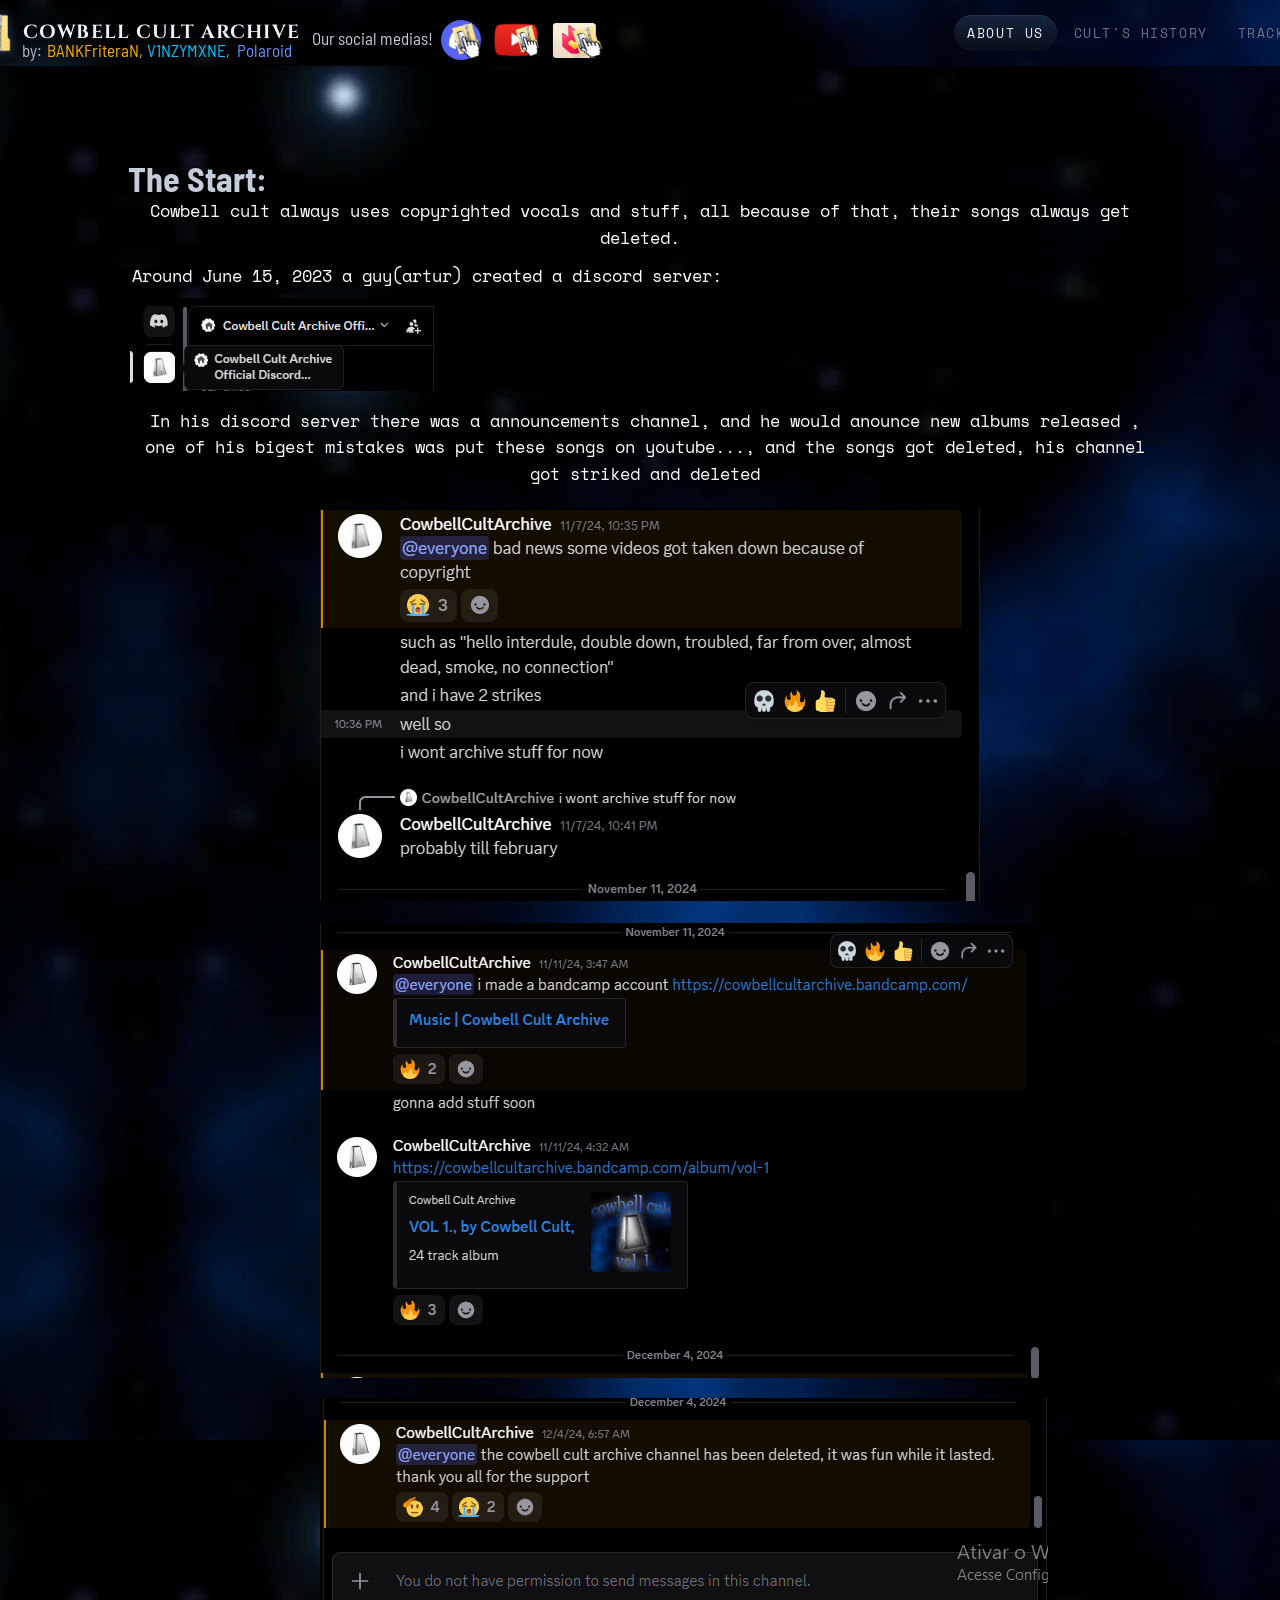
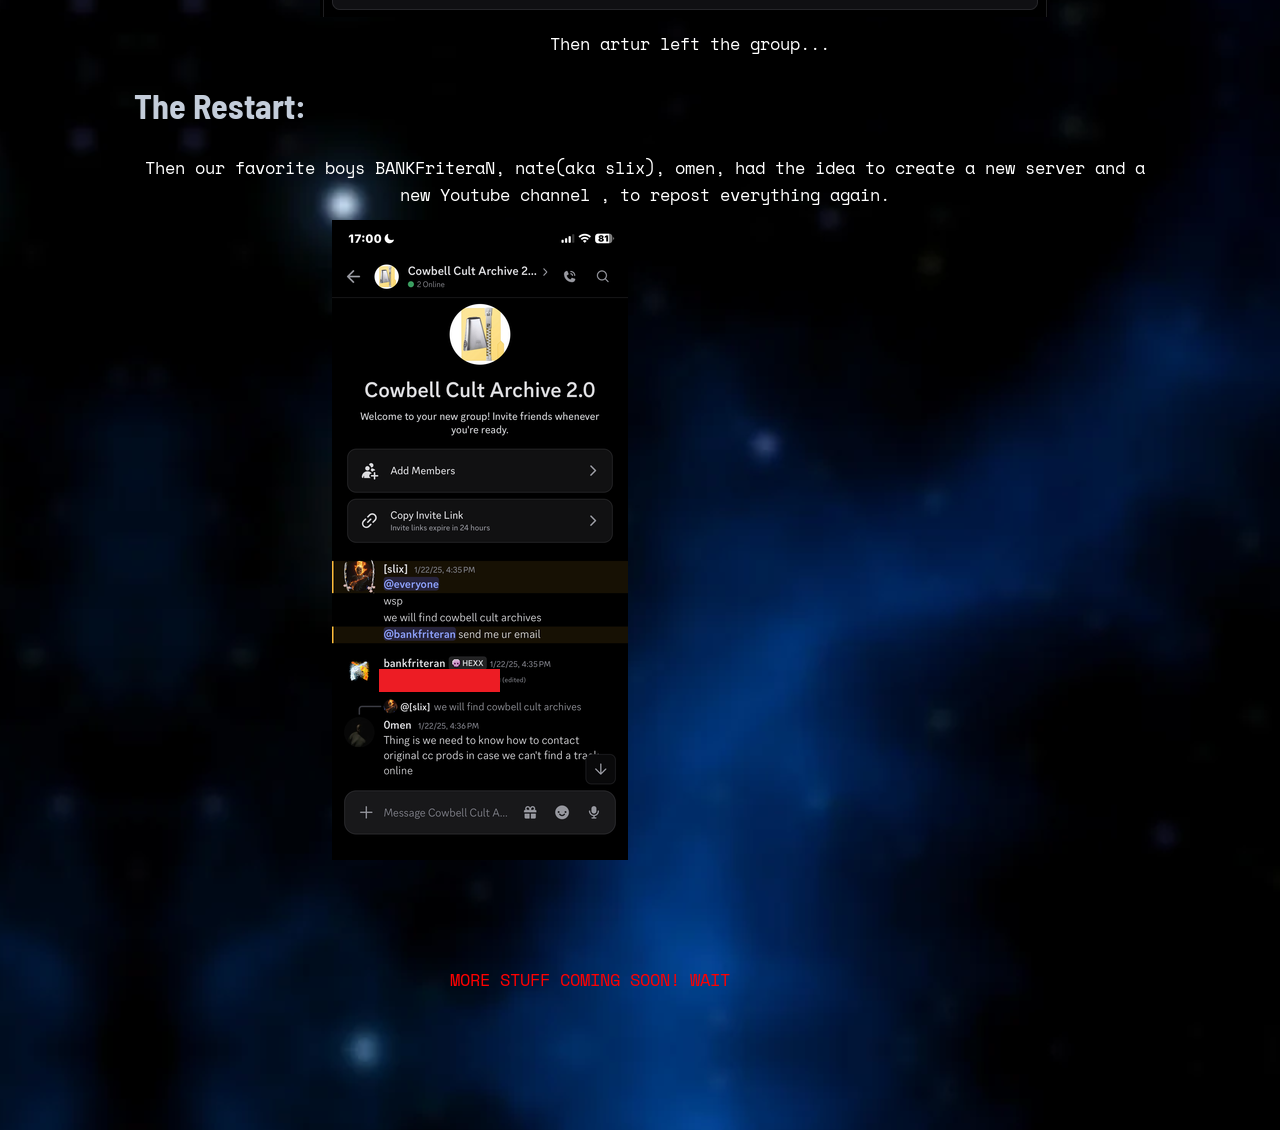
<file: index.html>
<!DOCTYPE html>
<html lang="en">
<head>
<meta charset="UTF-8">
<meta http-equiv="refresh" content="0; url=/overview/">
<link rel="canonical" href="/overview/">
<title>Cowbell Cult Archive</title>
</head>
<body>
<p>Redirecting to <a href="/overview/">the archive</a>…</p>
<script>location.replace('/overview/');</script>
</body>
</html>
</file>
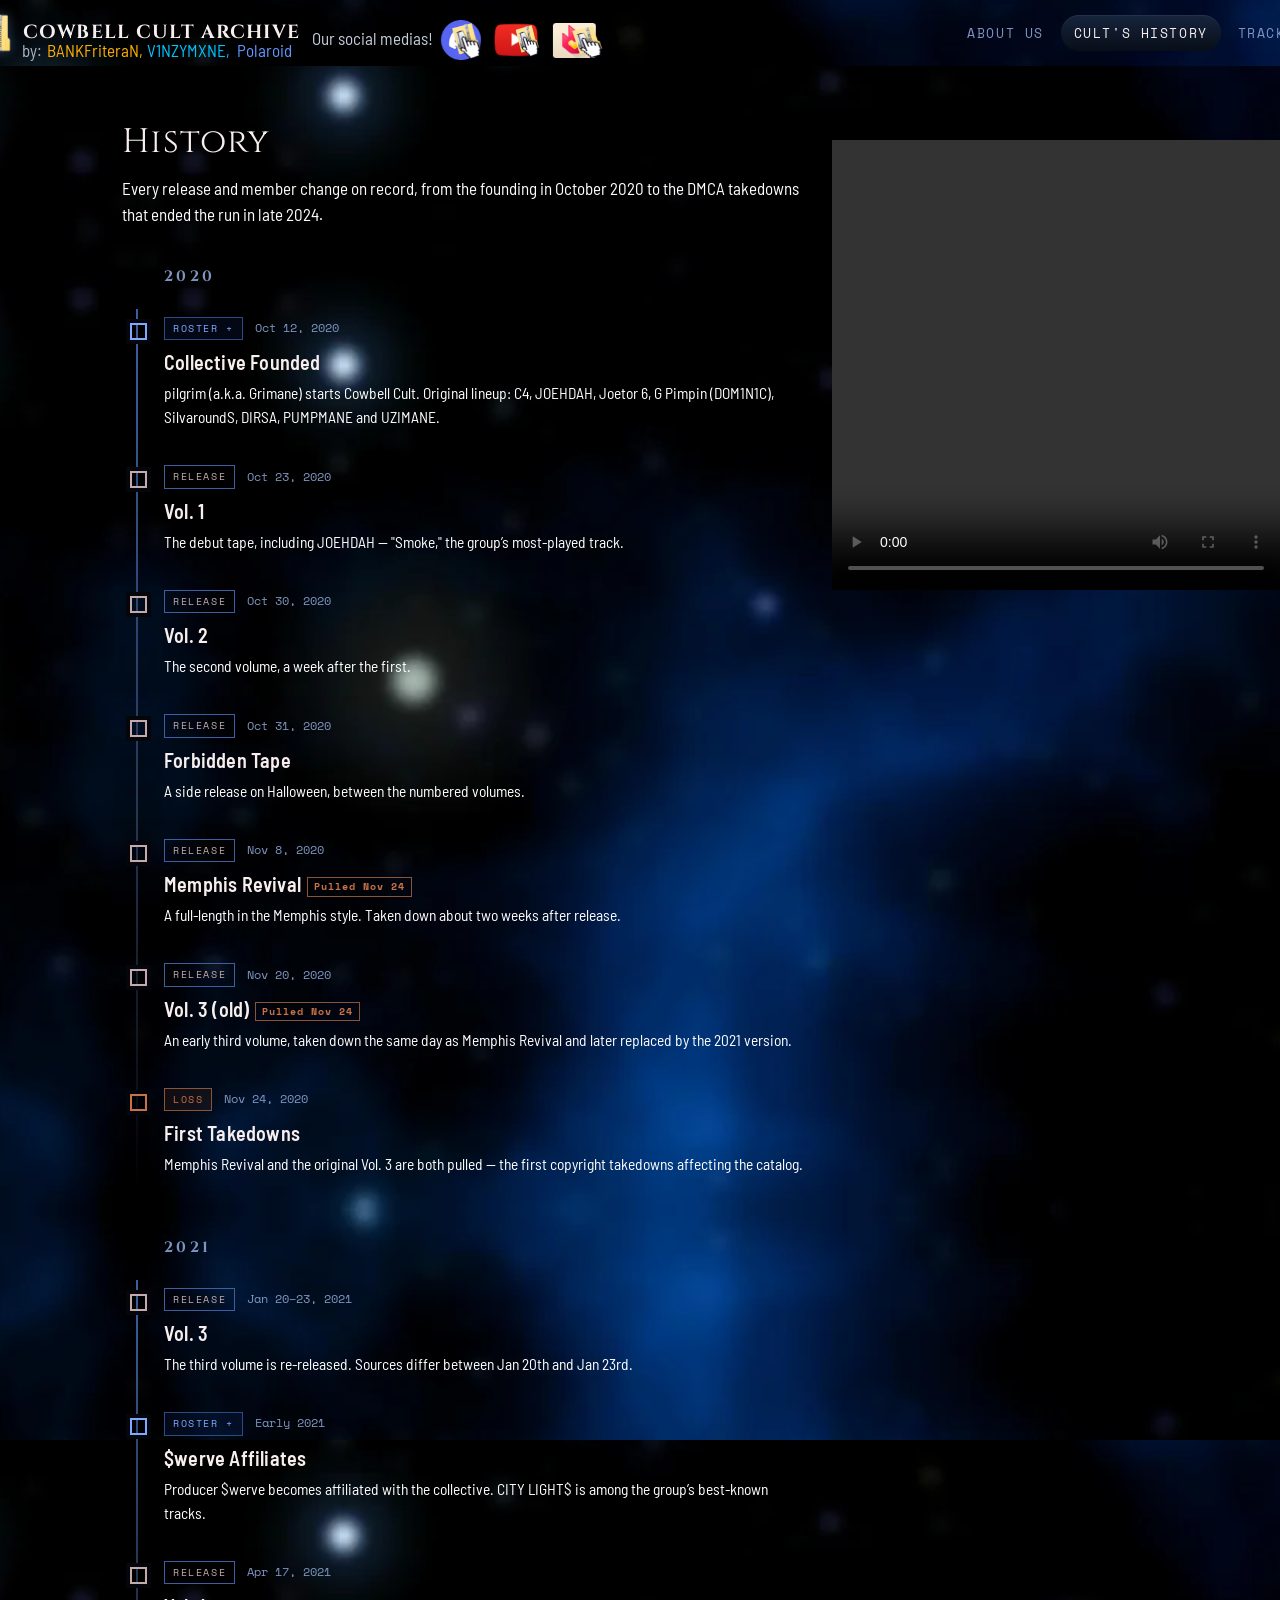
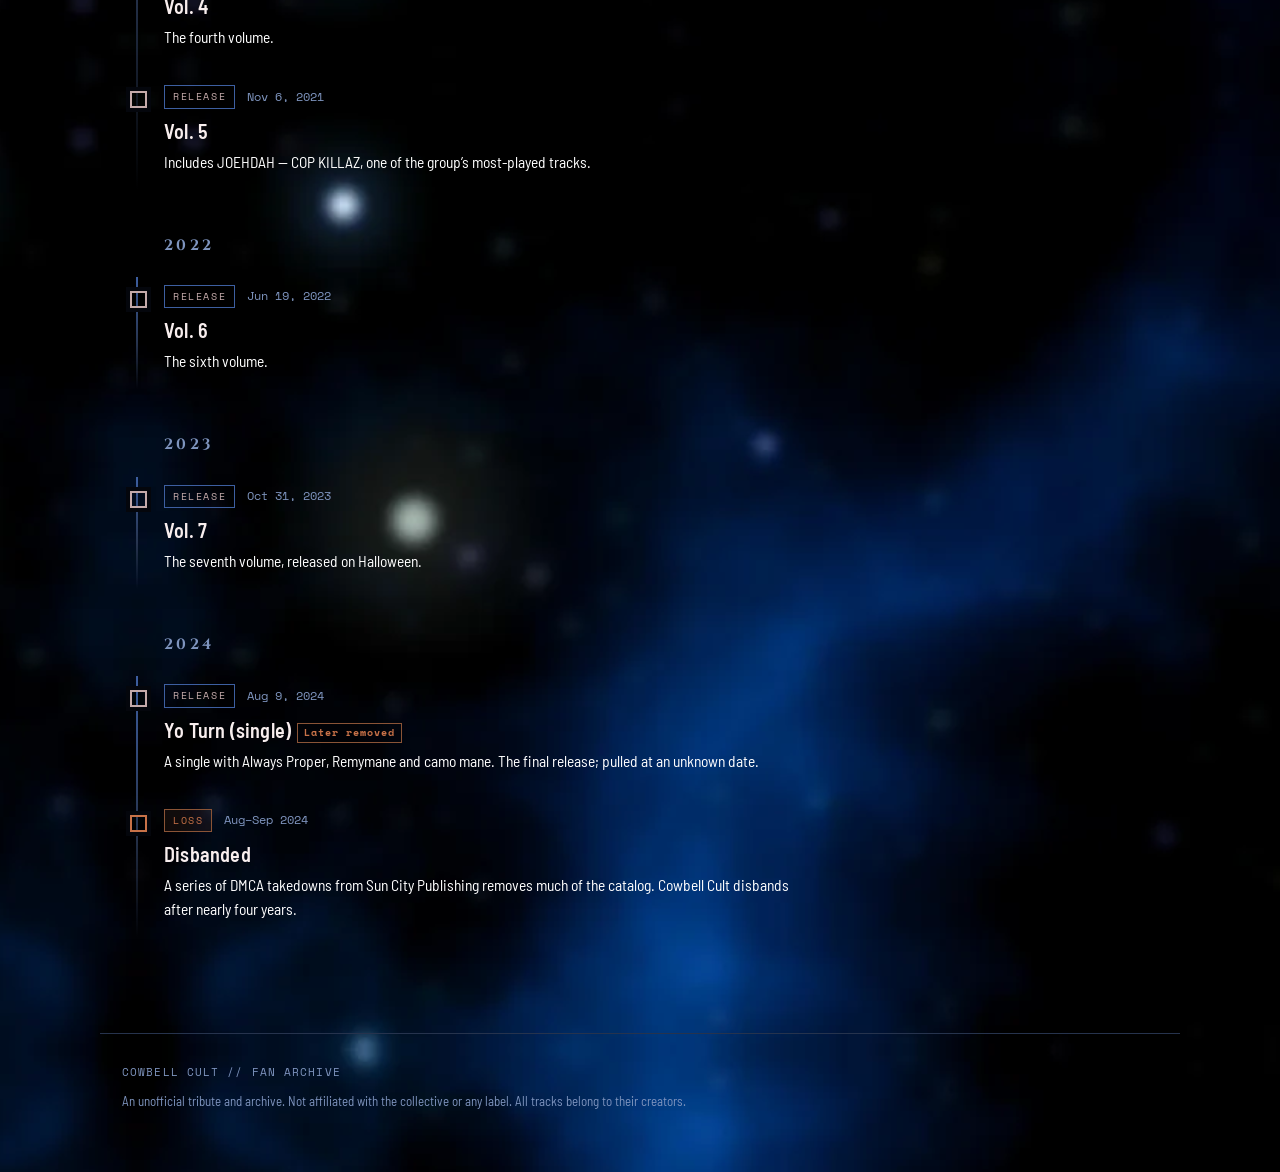
<file: history/index.html>
<!DOCTYPE html>
<html lang="en">
<head>
<meta charset="UTF-8">
<meta name="viewport" content="width=device-width, initial-scale=1.0">
<title>Cowbell Cult Archive</title>
<link rel="icon" type="image/png" href="../assets2/cowbell.png">
<link rel="preconnect" href="https://fonts.googleapis.com">
<link rel="preconnect" href="https://fonts.gstatic.com" crossorigin>
<link href="https://fonts.googleapis.com/css2?family=Cinzel:wght@500;600;700;800;900&family=Barlow+Semi+Condensed:wght@400;500;600;700&family=Space+Mono:wght@400;700&display=swap" rel="stylesheet">
<style>
:root{
  background-image: url("../assets2/cowbell background.png");
  --steel:#26334d;--steel-2:#3d5fa1;--chrome-hi:#f8eeee;--chrome:#c4aaaa;--chrome-lo:rgb(126, 148, 190);
  --ice:#7fa9ff;--ice-deep:#2f6bff;--rust:#c87248;--rust-dim:#8a5436;--ink:#c4cdda;--ink-dim:#ffffff;--gold:#d8c06a;--r:4px;
}
*{box-sizing:border-box}
html{scroll-behavior:smooth}
body{
  margin:0;
  background:radial-gradient(1200px 700px at 50% -200px, #11203a 0%, rgba(17,32,58,0) 60%),linear-gradient(180deg, var(--mid) 0%, var(--void) 100%);
  color:var(--ink);font-family:"Barlow Semi Condensed",system-ui,sans-serif;font-size:17px;line-height:1.55;
  -webkit-font-smoothing:antialiased;overflow-x:hidden;
}
a{color:var(--ice);text-decoration:none}
.mono{font-family:"Space Mono",monospace}
.chrome-text{
  font-family:"Cinzel",serif;text-transform:uppercase;line-height:.98;font-weight:900;
  background:linear-gradient(180deg,#ffffff 0%,#d6dde8 36%,#7d8799 52%,#aeb9c9 54%,#f2f6fc 74%,#9aa5b6 100%);
  -webkit-background-clip:text;background-clip:text;color:transparent;filter:drop-shadow(0 1px 0 rgba(0,0,0,.6));
}
header{position:sticky;top:0;z-index:10;background: url("../assets2/cowbell background.png"); ;border-bottom:5px; margin-left: -300px; }
.bar{max-width:1080px;margin:0 auto;padding:13px 22px;display:flex;align-items:center;justify-content:space-between;gap:16px}
.brand{display:flex;align-items:center;gap:11px;min-width:0}
.bell{width:40px;height:40px;flex:0 0 auto;object-fit:contain;display:block;filter:drop-shadow(0 0 6px rgba(127,169,255,.35))}
.brand b{font-family:"Cinzel",serif;font-size:19px;letter-spacing:.06em;font-weight:700;text-transform:uppercase;white-space:nowrap;color:var(--chrome-hi)}
nav{margin-right: -300px;display:flex;gap:4px}
.tab{ font-family:"Space Mono",monospace;font-size:13px;letter-spacing:.12em;text-transform:uppercase;color:var(--chrome-lo); padding:8px 13px;cursor:pointer;transition:color .18s;display:inline-block}.tab{font-family:"Space Mono",monospace;font-size:13px;letter-spacing:.12em;text-transform:uppercase;color:var(--chrome-lo); padding:8px 13px;cursor:pointer;transition:color .18s;display:inline-block}
.tab:hover{color:var(--chrome-hi)}
.tab.active{border-radius: 100px; color:var(--chrome-hi);border-color:var(--steel-2);background:linear-gradient(180deg,#16243d,#080e18);box-shadow:inset 0 1px 0 rgba(255,255,255,.06)}
.tab:hover{color:var(--chrome-hi)}
main{max-width:1080px;margin:0 auto;padding:0 22px 90px}
.hero{padding:64px 0 30px;position:relative;text-align:center}
.hero .plate{font-size:clamp(52px,13vw,132px);letter-spacing:.02em;margin:0}
.hero .sub{margin:14px auto 0;max-width:640px;color:var(--ink-dim);font-size:16px}
.sec-head{margin:62px 0 6px;display:flex;align-items:baseline;gap:14px;flex-wrap:wrap}
.sec-head h2{font-family:"Cinzel",serif;letter-spacing:.04em;font-weight:400;font-size:clamp(26px,4.4vw,34px);margin:0;color:var(--chrome-hi)}
.sec-head .sub-note{color:var(--ink-dim);font-size:14px;font-family:"Space Mono",monospace;letter-spacing:.04em}
.lede{color:var(--ink-dim);max-width:680px;margin:0 0 8px}
.year-band{font-family:"Cinzel",serif;font-size:15px;letter-spacing:.22em;color:var(--chrome-lo);font-weight:700;text-transform:uppercase;margin:38px 0 4px;padding-left:42px;position:relative}
.timeline{position:relative;margin-top:14px;padding-left:42px}
.timeline::before{content:"";position:absolute;left:14px;top:6px;bottom:6px;width:2px;background:linear-gradient(180deg,var(--steel-2),var(--steel) 60%,transparent)}
.tl-item{position:relative;padding:14px 0 22px}
.tl-item::before{content:"";position:absolute;left:-34px;top:20px;width:13px;height:13px;background:var(--mid);border:2px solid var(--chrome-lo);box-shadow:0 0 0 4px rgba(4,6,12,1)}
.tl-item.k-release::before{border-color:var(--chrome)}
.tl-item.k-gain::before{border-color:var(--ice)}
.tl-item.k-loss::before{border-color:var(--rust)}
.tl-head{display:flex;align-items:center;gap:12px;flex-wrap:wrap}
.kind{font-family:"Space Mono",monospace;font-size:10px;letter-spacing:.16em;text-transform:uppercase;padding:3px 8px;border:1px solid var(--steel);color:var(--chrome-lo)}
.k-release .kind{color:var(--chrome);border-color:var(--steel-2)}
.k-gain .kind{color:var(--ice);border-color:#2c4a86;background:rgba(47,107,255,.08)}
.k-loss .kind{color:var(--rust);border-color:var(--rust-dim);background:rgba(200,114,72,.08)}
.tl-date{font-family:"Space Mono",monospace;font-size:12px;color:var(--chrome-lo)}
.tl-title{font-size:20px;font-weight:600;color:var(--chrome-hi);margin:7px 0 3px;letter-spacing:.01em}
.tl-body{color:var(--ink-dim);font-size:15.5px;max-width:640px}
.struck{display:inline-block;font-family:"Space Mono",monospace;font-size:10px;letter-spacing:.1em;color:var(--rust);border:1px solid var(--rust-dim);padding:1px 6px;margin-left:6px;vertical-align:middle}
.board{border:1px solid var(--steel);overflow:hidden;margin-top:18px;background:linear-gradient(180deg,#101d33,#0a1322)}
.board-top{display:flex;align-items:center;justify-content:space-between;gap:14px;flex-wrap:wrap;padding:16px 20px;border-bottom:1px solid var(--steel);background:linear-gradient(180deg,#14253f,#0e1a2e)}
.board-top .name{font-family:"Cinzel",serif;letter-spacing:.05em;font-size:18px;font-weight:700;color:var(--chrome-hi);text-transform:uppercase}
.online{display:inline-flex;align-items:center;gap:8px;font-family:"Space Mono",monospace;font-size:12px;letter-spacing:.14em;color:var(--ice)}
.online .dot{width:9px;height:9px;background:var(--ice);box-shadow:0 0 10px var(--ice)}
.grid-info{display:grid;grid-template-columns:repeat(2,1fr)}
.info{padding:14px 20px;border-top:1px solid rgba(38,51,77,.6);border-right:1px solid rgba(38,51,77,.6)}
.info .k{font-family:"Space Mono",monospace;font-size:10px;letter-spacing:.18em;text-transform:uppercase;color:var(--chrome-lo)}
.info .v{margin-top:4px;color:var(--ink);font-size:15px}
.info .v b{color:var(--chrome-hi)}
.tapes{border-radius:10px;display:grid;gap:24px;margin-top:18px;margin-left: -140px;}
.tape{border-radius:10px;display:flex;align-items:stretch;gap:0;border:1px ;overflow:hidden;/* background-image: url("../assets2/vol5.png");*/}
.tape:hover{border-radius:10px;}
.tape .cover{border-radius:10px;flex:0 0 160px;width:104px;align-self:stretch;display:block;position:relative;border-right:1px;background:linear-gradient(180deg,#16243c,#0c1424);overflow:hidden}
.tape .cover img{border-radius:10px;width:100%;height:100%;min-height:104px;object-fit:cover;display:block}
.tape .cover::after{border-radius:10px;content:"";position:absolute;inset:0;pointer-events:none;box-shadow:inset 0 0 30px rgba(0,0,0,.45)}
.tape .body{border-radius:10px;lex:1;padding:15px 18px;display:flex;align-items:center;justify-content:space-between;gap:16px;flex-wrap:wrap}
.tape .left .t{border-radius:10px;font-size:19px;font-weight:700 (--chrome-hi);letter-spacing:.01em}
.tape .left .d{border-radius:10px;font-family:"Space Mono",monospace;font-size:14px;color:var(--chrome-lo);}
.tape .left .feat{border-radius:10px;color:var(--ink-dim);font-size:18px;margin-top:5px}
.tape .right{border-radius:10px;display:flex;align-items:center;gap:10px}
.fmt{font-family:"Space Mono",monospace;font-size:10px;letter-spacing:.1em;color:var(--chrome-lo);border:1px solid var(--steel);padding:3px 7px;white-space:nowrap}
.dl{border-radius: 100px; font-family:"Space Mono",monospace;font-size:12px;letter-spacing:.1em;text-transform:uppercase; color: #f8f8f8; font-weight:700; background:linear-gradient(180deg,#ff000000, #81818100);border:1px solid #c2ccda;padding:9px 16px;cursor:pointer;box-shadow:inset 0 1px 0 rgba(255,255,255,.7);transition:background .16s;white-space:nowrap}
.dl:hover{border-radius: 100px; background:linear-gradient(180deg,#f7f8fc81)}
.dl.disabled{border-radius: 100px; background:linear-gradient(180deg,#2a365000,#1a243600);color:var(--chrome-lo);border-color:var(--steel);box-shadow:none;cursor:not-allowed}
footer{max-width:1080px;margin:0 auto;padding:30px 22px 60px;border-top:1px solid var(--steel);color:var(--chrome-lo);font-size:13px}
footer .mono{font-size:11px;letter-spacing:.1em}
footer a{color:var(--chrome)}
@media(max-width:640px){
  body{font-size:16px}
  .bar{padding:11px 16px}
  .brand b{font-size:17px}
  nav{gap:2px}
  .tab{padding:7px 9px;font-size:10.5px;letter-spacing:.06em}
  main{padding:0 16px 70px}
  .grid-info{grid-template-columns:1fr}
  .info{border-right:none}
  .tape{flex-direction:column}
  .tape .cover{flex-basis:auto;width:100%;border-right:none;border-bottom:1px solid var(--steel)}
  .tape .cover img{min-height:0;aspect-ratio:1/1;max-height:280px}
  .tape .body{justify-content:flex-start}
  .tape .right{width:100%;justify-content:space-between}
}
</style>
</head>
<header>
  <div class="bar">
    <div class="brand">
      <img class="bell" src="../assets2/cowbell2.png" alt="Cowbell Cult logo">
      <b>Cowbell Cult Archive</b>
      <p style=" position: fixed; top: 20px; margin-left: 50px; z-index: 20; color: #aab4c4;">by:</p>
      <p style=" position: fixed; top: 20px; margin-left: 75px; z-index: 20; color: #ffae00;">BANKFriteraN,</p>
      <p style=" position: fixed; top: 20px; margin-left: 175px; z-index: 20; color: #00c3ff;">V1NZYMXNE,</p>
      <p style=" position: fixed; top: 20px; margin-left: 265px; z-index: 20; color: #6395ff;">Polaroid</p>
      <p style=" position: fixed; top: 20px; margin-left: 340px; z-index: 20; margin-top: 5px;">Our social medias!</p>
      <a href="https://discord.gg/yP2jfHN9r" target="_blank">
        <img src="../assets2/discordlogo.png" alt="Archive's Discord server" style="position: fixed; top: 20px; margin-left: 130px; z-index: 20; width: 40px; height: 40px;">
      </a>
      <a href="https://www.youtube.com/@cowbellcultarchive3/videos" target="_blank">
        <img src="../assets2/youtubelogo.png" alt="Archive's YouTube channel" style="position: fixed; top: 23px; margin-left: 172px; z-index: 20; width: 45px; height: 35px;">
      </a>
       <a href="https://phonk.fandom.com/wiki/Cowbell_Cult" target="_blank">
        <img src="../assets2/fandomwikilogo.png" alt="Archive's Fandom Wiki" style="position: fixed; top: 23px; margin-left: 220px; z-index: 20; width: 50px; height: 35px;">
      </a>
    </div>
    <nav>
      <a class="tab" href="../overview/">About us</a>
      <a class="tab active" href="../history/">Cult's History</a>
      <a class="tab" href="../archive/">Tracks</a>
    </nav>
  </div>
</header>
<body>
  <video controls style="width: 35%; height: 50%; margin-top: 40px; position: fixed; top: 100px; right: 0px; z-index: 10;">
    <source src="../assets2/COWBELL-CULT-FULL-TIMELINE_001_1080p.mp4" type="video/mp4">
    Seu navegador não suporta vídeo HTML5.
  </video>
<main>
  <div class="sec-head" style="margin-top:50px"><h2>History</h2></div>
  <p class="lede">Every release and member change on record, from the founding in October 2020 to the DMCA takedowns that ended the run in late 2024.</p>
  <div id="timeline-root"></div>
</main>
<footer>
  <div class="mono">COWBELL CULT // FAN ARCHIVE</div>
  <p style="margin:10px 0 0;max-width:680px">An unofficial tribute and archive. Not affiliated with the collective or any label. All tracks belong to their creators.</p>
</footer>
<script>

  const TL = [
    {year:'2020', kind:'gain', date:'Oct 12, 2020', title:'Collective Founded',
     body:'pilgrim (a.k.a. Grimane) starts Cowbell Cult. Original lineup: C4, JOEHDAH, Joetor 6, G Pimpin (DOM1N1C), SilvaroundS, DIRSA, PUMPMANE and UZIMANE.'},
    {year:'2020', kind:'release', date:'Oct 23, 2020', title:'Vol. 1',
     body:'The debut tape, including JOEHDAH \u2014 "Smoke," the group\u2019s most-played track.'},
    {year:'2020', kind:'release', date:'Oct 30, 2020', title:'Vol. 2',
     body:'The second volume, a week after the first.'},
    {year:'2020', kind:'release', date:'Oct 31, 2020', title:'Forbidden Tape',
     body:'A side release on Halloween, between the numbered volumes.'},
    {year:'2020', kind:'release', date:'Nov 8, 2020', title:'Memphis Revival', struck:'Pulled Nov 24',
     body:'A full-length in the Memphis style. Taken down about two weeks after release.'},
    {year:'2020', kind:'release', date:'Nov 20, 2020', title:'Vol. 3 (old)', struck:'Pulled Nov 24',
     body:'An early third volume, taken down the same day as Memphis Revival and later replaced by the 2021 version.'},
    {year:'2020', kind:'loss', date:'Nov 24, 2020', title:'First Takedowns',
     body:'Memphis Revival and the original Vol. 3 are both pulled \u2014 the first copyright takedowns affecting the catalog.'},
    {year:'2021', kind:'release', date:'Jan 20\u201323, 2021', title:'Vol. 3',
     body:'The third volume is re-released. Sources differ between Jan 20th and Jan 23rd.'},
    {year:'2021', kind:'gain', date:'Early 2021', title:'$werve Affiliates',
     body:'Producer $werve becomes affiliated with the collective. CITY LIGHT$ is among the group\u2019s best-known tracks.'},
    {year:'2021', kind:'release', date:'Apr 17, 2021', title:'Vol. 4',
     body:'The fourth volume.'},
    {year:'2021', kind:'release', date:'Nov 6, 2021', title:'Vol. 5',
     body:'Includes JOEHDAH \u2014 COP KILLAZ, one of the group\u2019s most-played tracks.'},
    {year:'2022', kind:'release', date:'Jun 19, 2022', title:'Vol. 6',
     body:'The sixth volume.'},
    {year:'2023', kind:'release', date:'Oct 31, 2023', title:'Vol. 7',
     body:'The seventh volume, released on Halloween.'},
    {year:'2024', kind:'release', date:'Aug 9, 2024', title:'Yo Turn (single)', struck:'Later removed',
     body:'A single with Always Proper, Remymane and camo mane. The final release; pulled at an unknown date.'},
    {year:'2024', kind:'loss', date:'Aug\u2013Sep 2024', title:'Disbanded',
     body:'A series of DMCA takedowns from Sun City Publishing removes much of the catalog. Cowbell Cult disbands after nearly four years.'},
  ];
  const root = document.getElementById('timeline-root');
  let lastYear = null;
  TL.forEach(e=>{
    if(e.year!==lastYear){
      const yb=document.createElement('div'); yb.className='year-band'; yb.textContent=e.year; root.appendChild(yb);
      const tl=document.createElement('div'); tl.className='timeline'; tl.dataset.year=e.year; root.appendChild(tl);
      lastYear=e.year;
    }
    const tl=root.querySelector('.timeline[data-year="'+e.year+'"]');
    const item=document.createElement('div');
    item.className='tl-item k-'+e.kind;
    const label = e.kind==='release'?'Release':(e.kind==='gain'?'Roster +':'Loss');
    item.innerHTML =
      '<div class="tl-head"><span class="kind">'+label+'</span><span class="tl-date">'+e.date+'</span></div>'+
      '<div class="tl-title">'+e.title+(e.struck?'<span class="struck">'+e.struck+'</span>':'')+'</div>'+
      '<div class="tl-body">'+e.body+'</div>';
    tl.appendChild(item);
  });

</script>
</body>
</html>
</file>
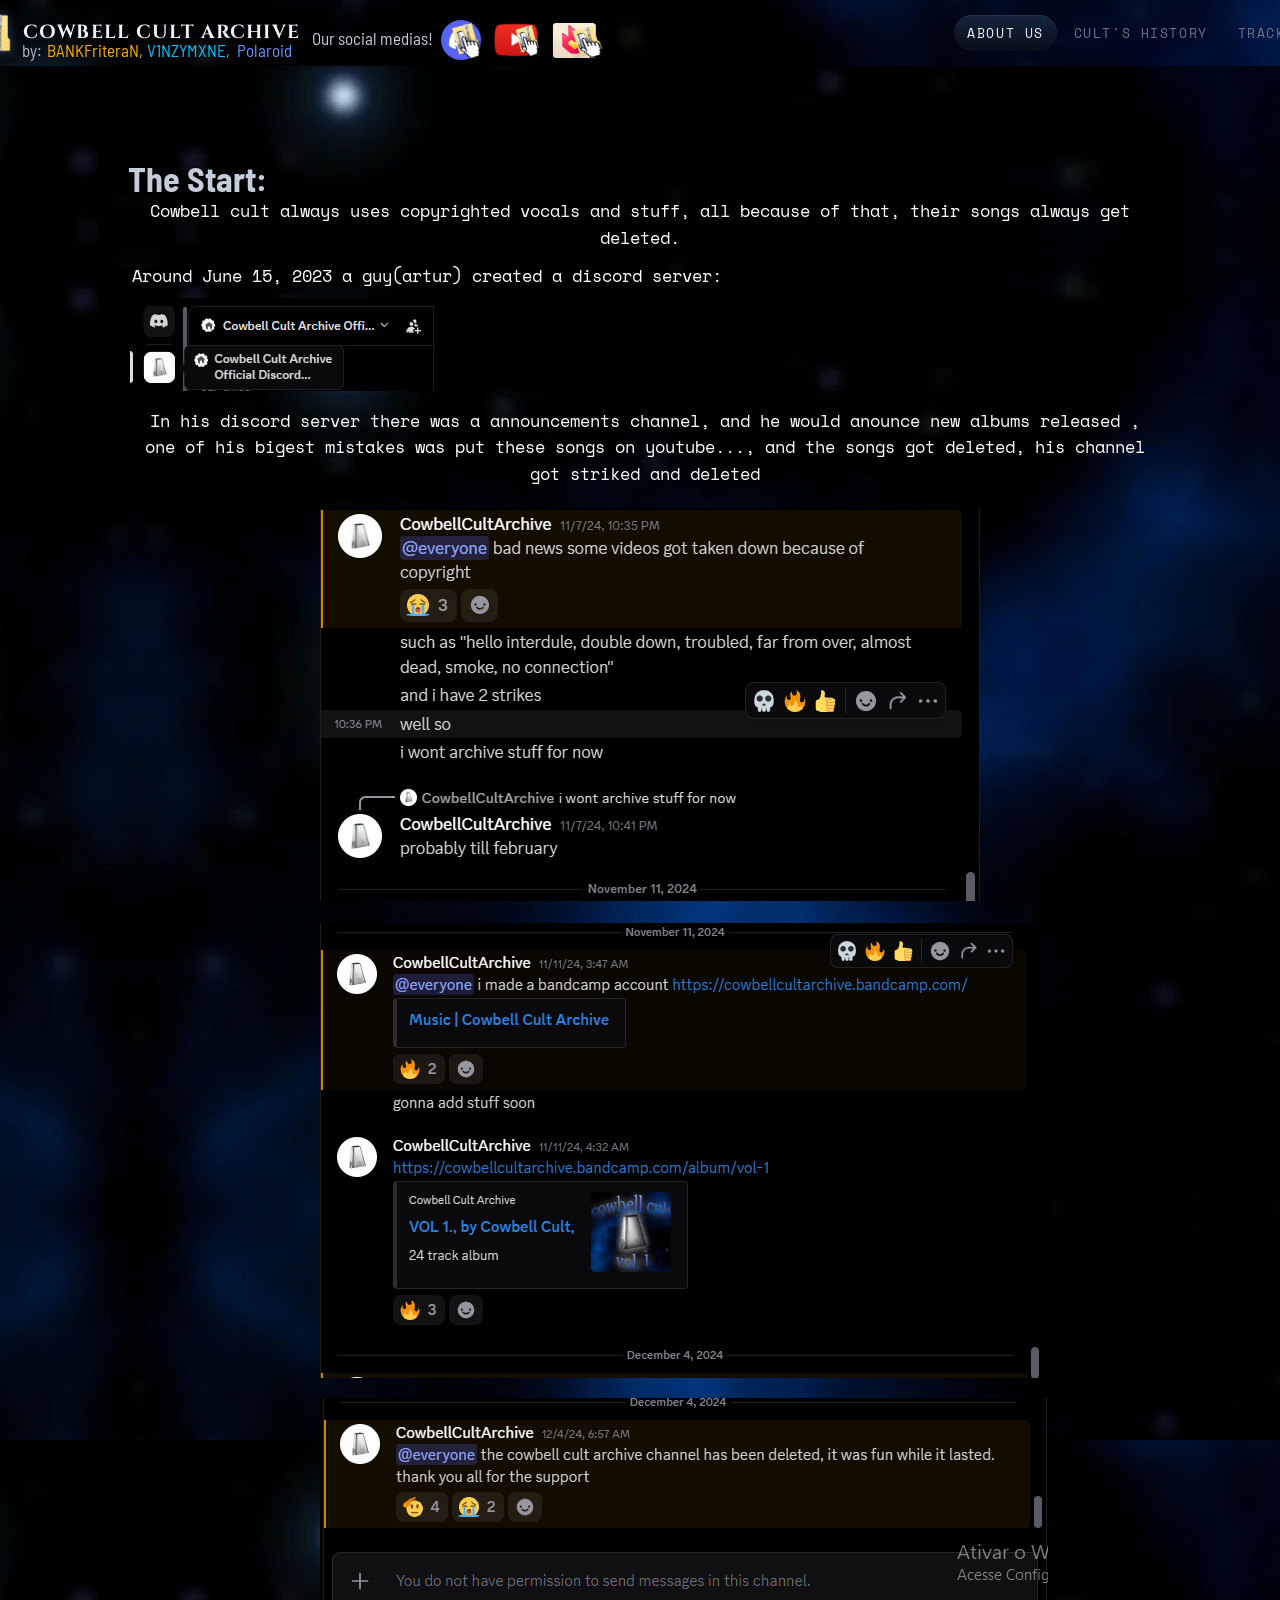
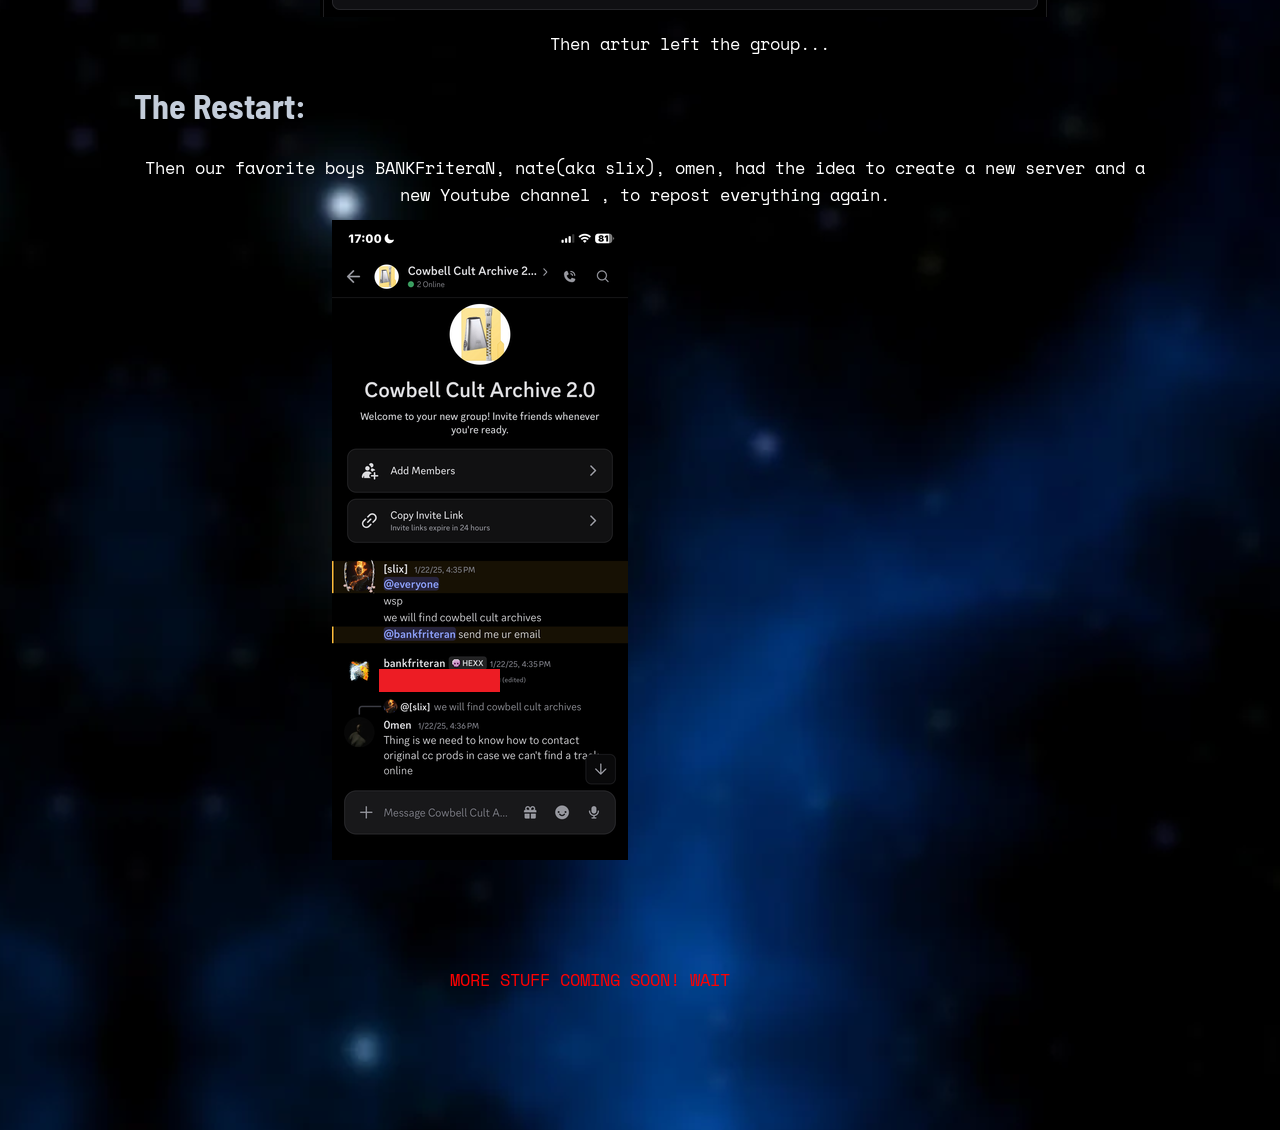
<file: overview/index.html>
<!DOCTYPE html>
<html lang="en">
<head>
<meta charset="UTF-8">
<meta name="viewport" content="width=device-width, initial-scale=1.0">
<title>Cowbell Cult Archive</title>
<link rel="icon" type="image/png" href="../assets2/cowbell.png">
<link rel="preconnect" href="https://fonts.googleapis.com">
<link rel="preconnect" href="https://fonts.gstatic.com" crossorigin>
<link href="https://fonts.googleapis.com/css2?family=Cinzel:wght@500;600;700;800;900&family=Barlow+Semi+Condensed:wght@400;500;600;700&family=Space+Mono:wght@400;700&display=swap" rel="stylesheet">
<style>
:root{
  background-image: url("../assets2/cowbell background.png");
  --steel:#26334d;--steel-2:#3b4c6e;--chrome-hi:#eef2f8;--chrome:#aab4c4;--chrome-lo:#6b7588;
  --ice:#7fa9ff;--ice-deep:#2f6bff;--rust:#c87248;--rust-dim:#8a5436;--ink:#c4cdda;--ink-dim:#7a8497;--gold:#d8c06a;--r:4px;
}
*{box-sizing:border-box}
html{scroll-behavior:smooth}
body{
  margin:0;
  background:radial-gradient(1200px 700px at 50% -200px, #11203a 0%, rgba(17,32,58,0) 60%),linear-gradient(180deg, var(--mid) 0%, var(--void) 100%);
  color:var(--ink);font-family:"Barlow Semi Condensed",system-ui,sans-serif;font-size:17px;line-height:1.55;
  -webkit-font-smoothing:antialiased;overflow-x:hidden;
}
a{color:var(--ice);text-decoration:none}
.mono{font-family:"Space Mono",monospace}
.chrome-text{
  font-family:"Cinzel",serif;text-transform:uppercase;line-height:.98;font-weight:900;
  background:linear-gradient(180deg,#ffffff 0%,#d6dde8 36%,#7d8799 52%,#aeb9c9 54%,#f2f6fc 74%,#9aa5b6 100%);
  -webkit-background-clip:text;background-clip:text;color:transparent;filter:drop-shadow(0 1px 0 rgba(0,0,0,.6));
}
header{position:sticky;top:0;z-index:10;background: url("../assets2/cowbell background.png"); ;border-bottom:5px; margin-left: -300px; }
.bar{max-width:1080px;margin:0 auto;padding:13px 22px;display:flex;align-items:center;justify-content:space-between;gap:16px}
.brand{display:flex;align-items:center;gap:11px;min-width:0}
.bell{width:40px;height:40px;flex:0 0 auto;object-fit:contain;display:block;filter:drop-shadow(0 0 6px rgba(127,169,255,.35))}
.brand b{font-family:"Cinzel",serif;font-size:19px;letter-spacing:.06em;font-weight:700;text-transform:uppercase;white-space:nowrap;color:var(--chrome-hi)}
nav{margin-right: -300px;display:flex;gap:4px}
.tab{ font-family:"Space Mono",monospace;font-size:13px;letter-spacing:.12em;text-transform:uppercase;color:var(--chrome-lo); padding:8px 13px;cursor:pointer;transition:color .18s;display:inline-block}.tab{font-family:"Space Mono",monospace;font-size:13px;letter-spacing:.12em;text-transform:uppercase;color:var(--chrome-lo); padding:8px 13px;cursor:pointer;transition:color .18s;display:inline-block}
.tab:hover{color:var(--chrome-hi)}
.tab.active{border-radius: 100px; color:var(--chrome-hi);border-color:var(--steel-2);background:linear-gradient(180deg,#16243d,#080e18);box-shadow:inset 0 1px 0 rgba(255,255,255,.06)}
.tab:hover{color:var(--chrome-hi)}
main{max-width:1080px;margin:0 auto;padding:0 22px 90px}
.hero{padding:64px 0 30px;position:relative;text-align:center}
.hero .plate{font-size:clamp(52px,13vw,132px);letter-spacing:.02em;margin:0}
.hero .sub{margin:14px auto 0;max-width:640px;color:var(--ink-dim);font-size:16px}
.sec-head{margin:62px 0 6px;display:flex;align-items:baseline;gap:14px;flex-wrap:wrap}
.sec-head h2{font-family:"Cinzel",serif;letter-spacing:.04em;font-weight:400;font-size:clamp(26px,4.4vw,34px);margin:0;color:var(--chrome-hi)}
.sec-head .sub-note{color:var(--ink-dim);font-size:14px;font-family:"Space Mono",monospace;letter-spacing:.04em}
.lede{color:var(--ink-dim);max-width:680px;margin:0 0 8px}
.year-band{font-family:"Cinzel",serif;font-size:15px;letter-spacing:.22em;color:var(--chrome-lo);font-weight:700;text-transform:uppercase;margin:38px 0 4px;padding-left:42px;position:relative}
.timeline{position:relative;margin-top:14px;padding-left:42px}
.timeline::before{content:"";position:absolute;left:14px;top:6px;bottom:6px;width:2px;background:linear-gradient(180deg,var(--steel-2),var(--steel) 60%,transparent)}
.tl-item{position:relative;padding:14px 0 22px}
.tl-item::before{content:"";position:absolute;left:-34px;top:20px;width:13px;height:13px;background:var(--mid);border:2px solid var(--chrome-lo);box-shadow:0 0 0 4px rgba(4,6,12,1)}
.tl-item.k-release::before{border-color:var(--chrome)}
.tl-item.k-gain::before{border-color:var(--ice)}
.tl-item.k-loss::before{border-color:var(--rust)}
.tl-head{display:flex;align-items:center;gap:12px;flex-wrap:wrap}
.kind{font-family:"Space Mono",monospace;font-size:10px;letter-spacing:.16em;text-transform:uppercase;padding:3px 8px;border:1px solid var(--steel);color:var(--chrome-lo)}
.k-release .kind{color:var(--chrome);border-color:var(--steel-2)}
.k-gain .kind{color:var(--ice);border-color:#2c4a86;background:rgba(47,107,255,.08)}
.k-loss .kind{color:var(--rust);border-color:var(--rust-dim);background:rgba(200,114,72,.08)}
.tl-date{font-family:"Space Mono",monospace;font-size:12px;color:var(--chrome-lo)}
.tl-title{font-size:20px;font-weight:600;color:var(--chrome-hi);margin:7px 0 3px;letter-spacing:.01em}
.tl-body{color:var(--ink-dim);font-size:15.5px;max-width:640px}
.struck{display:inline-block;font-family:"Space Mono",monospace;font-size:10px;letter-spacing:.1em;color:var(--rust);border:1px solid var(--rust-dim);padding:1px 6px;margin-left:6px;vertical-align:middle}
.board{border:1px solid var(--steel);overflow:hidden;margin-top:18px;background:linear-gradient(180deg,#101d33,#0a1322)}
.board-top{display:flex;align-items:center;justify-content:space-between;gap:14px;flex-wrap:wrap;padding:16px 20px;border-bottom:1px solid var(--steel);background:linear-gradient(180deg,#14253f,#0e1a2e)}
.board-top .name{font-family:"Cinzel",serif;letter-spacing:.05em;font-size:18px;font-weight:700;color:var(--chrome-hi);text-transform:uppercase}
.online{display:inline-flex;align-items:center;gap:8px;font-family:"Space Mono",monospace;font-size:12px;letter-spacing:.14em;color:var(--ice)}
.online .dot{width:9px;height:9px;background:var(--ice);box-shadow:0 0 10px var(--ice)}
.grid-info{display:grid;grid-template-columns:repeat(2,1fr)}
.info{padding:14px 20px;border-top:1px solid rgba(38,51,77,.6);border-right:1px solid rgba(38,51,77,.6)}
.info .k{font-family:"Space Mono",monospace;font-size:10px;letter-spacing:.18em;text-transform:uppercase;color:var(--chrome-lo)}
.info .v{margin-top:4px;color:var(--ink);font-size:15px}
.info .v b{color:var(--chrome-hi)}
.tapes{border-radius:10px;display:grid;gap:24px;margin-top:18px;margin-left: -140px;}
.tape{border-radius:10px;display:flex;align-items:stretch;gap:0;border:1px ;overflow:hidden;/* background-image: url("../assets2/vol5.png");*/}
.tape:hover{border-radius:10px;}
.tape .cover{border-radius:10px;flex:0 0 160px;width:104px;align-self:stretch;display:block;position:relative;border-right:1px;background:linear-gradient(180deg,#16243c,#0c1424);overflow:hidden}
.tape .cover img{border-radius:10px;width:100%;height:100%;min-height:104px;object-fit:cover;display:block}
.tape .cover::after{border-radius:10px;content:"";position:absolute;inset:0;pointer-events:none;box-shadow:inset 0 0 30px rgba(0,0,0,.45)}
.tape .body{border-radius:10px;lex:1;padding:15px 18px;display:flex;align-items:center;justify-content:space-between;gap:16px;flex-wrap:wrap}
.tape .left .t{border-radius:10px;font-size:19px;font-weight:700 (--chrome-hi);letter-spacing:.01em}
.tape .left .d{border-radius:10px;font-family:"Space Mono",monospace;font-size:14px;color:var(--chrome-lo);}
.tape .left .feat{border-radius:10px;color:var(--ink-dim);font-size:18px;margin-top:5px}
.tape .right{border-radius:10px;display:flex;align-items:center;gap:10px}
.fmt{font-family:"Space Mono",monospace;font-size:10px;letter-spacing:.1em;color:var(--chrome-lo);border:1px solid var(--steel);padding:3px 7px;white-space:nowrap}
.dl{border-radius: 100px; font-family:"Space Mono",monospace;font-size:12px;letter-spacing:.1em;text-transform:uppercase; color: #f8f8f8; font-weight:700; background:linear-gradient(180deg,#ff000000, #81818100);border:1px solid #c2ccda;padding:9px 16px;cursor:pointer;box-shadow:inset 0 1px 0 rgba(255,255,255,.7);transition:background .16s;white-space:nowrap}
.dl:hover{border-radius: 100px; background:linear-gradient(180deg,#f7f8fc81)}
.dl.disabled{border-radius: 100px; background:linear-gradient(180deg,#2a365000,#1a243600);color:var(--chrome-lo);border-color:var(--steel);box-shadow:none;cursor:not-allowed}
footer{max-width:1080px;margin:0 auto;padding:30px 22px 60px;border-top:1px solid var(--steel);color:var(--chrome-lo);font-size:13px}
footer .mono{font-size:11px;letter-spacing:.1em}
footer a{color:var(--chrome)}
@media(max-width:640px){
  body{font-size:16px}
  .bar{padding:11px 16px}
  .brand b{font-size:17px}
  nav{gap:2px}
  .tab{padding:7px 9px;font-size:10.5px;letter-spacing:.06em}
  main{padding:0 16px 70px}
  .grid-info{grid-template-columns:1fr}
  .info{border-right:none}
  .tape{flex-direction:column}
  .tape .cover{flex-basis:auto;width:100%;border-right:none;border-bottom:1px solid var(--steel)}
  .tape .cover img{min-height:0;aspect-ratio:1/1;max-height:280px}
  .tape .body{justify-content:flex-start}
  .tape .right{width:100%;justify-content:space-between}
}
</style>
</head>
<body>
<header>
  <div class="bar">
    <div class="brand">
      <img class="bell" src="../assets2/cowbell2.png" alt="Cowbell Cult logo">
      <b>Cowbell Cult Archive</b>
      <p style=" position: fixed; top: 20px; margin-left: 50px; z-index: 20; color: #aab4c4;">by:</p>
      <p style=" position: fixed; top: 20px; margin-left: 75px; z-index: 20; color: #ffae00;">BANKFriteraN,</p>
      <p style=" position: fixed; top: 20px; margin-left: 175px; z-index: 20; color: #00c3ff;">V1NZYMXNE,</p>
      <p style=" position: fixed; top: 20px; margin-left: 265px; z-index: 20; color: #6395ff;">Polaroid</p>
      <p style=" position: fixed; top: 20px; margin-left: 340px; z-index: 20; margin-top: 5px;">Our social medias!</p>
      <a href="https://discord.gg/yP2jfHN9r" target="_blank">
        <img src="../assets2/discordlogo.png" alt="Archive's Discord server" style="position: fixed; top: 20px; margin-left: 130px; z-index: 20; width: 40px; height: 40px;">
      </a>
      <a href="https://www.youtube.com/@cowbellcultarchive3/videos" target="_blank">
        <img src="../assets2/youtubelogo.png" alt="Archive's YouTube channel" style="position: fixed; top: 23px; margin-left: 172px; z-index: 20; width: 45px; height: 35px;">
      </a>
       <a href="https://phonk.fandom.com/wiki/Cowbell_Cult" target="_blank">
        <img src="../assets2/fandomwikilogo.png" alt="Archive's Fandom Wiki" style="position: fixed; top: 23px; margin-left: 220px; z-index: 20; width: 50px; height: 35px;">
      </a>
    </div>
    <nav>
      <a class="tab active" href="../overview/">About us</a>
      <a class="tab" href="../history/">Cult's History</a>
      <a class="tab" href="../archive/">Tracks</a>
    </nav>
  </div>
</header>
<main>
  <div class="hero">
    <h1 style="margin-left: -885px;"> The Start:</h1>
    <p class="mono" style="color: white; margin-top: -30px;">Cowbell cult always uses copyrighted vocals and stuff, all because of that, their songs always get deleted.</p>
    <p class="mono" style="color: white; margin-left: 10px; margin-top: -5px; position: absolute">Around June 15, 2023 a guy(artur) created a discord server: </p>
    <img style=" margin-left: -510px; margin-top: 30px; position: absolute" src="../assets2/history assets/discord called.PNG" alt="old discord server">
    <p class="mono" style="color:white; margin-left: 10px; margin-top: 140px; position: absolute">In his discord server there was a announcements channel, and he would anounce new albums released
      , one of his bigest mistakes was put these songs on youtube..., and the songs got deleted, his channel got striked and deleted</p>
    <img style=" margin-left: -320px; margin-top: 240px; position: absolute" src="../assets2/history assets/badnews.PNG" alt="announcements channel">
    <img style=" margin-left: -320px; margin-top: 655px; position: absolute" src="../assets2/history assets/badnews2.PNG" alt="announcements channel">
    <img style=" margin-left: -320px; margin-top: 1130px; position: absolute" src="../assets2/history assets/badnews3.PNG" alt="announcements channel">
    <p class="mono" style="color: white; margin-top: 1380px; margin-left: 100px; ">Then artur left the group...</p>
    <h1 style="margin-left: -840px;"> The Restart:</h1>
    <p class="mono" style="color:white; margin-left: 10px; margin-top: 0px; position: absolute">Then our favorite boys
       BANKFriteraN,  nate(aka slix), omen, had the idea to create a new server and a new Youtube channel
       , to repost everything again.</p>
    <img style=" margin-left: -320px; margin-top: 65px;" src="../assets2/history assets/startedserver.png" alt="announcements channel">
    <p class="mono" style="color: rgb(255, 0, 0);  margin-left: -100px; margin-top: 100px;">MORE STUFF COMING SOON! WAIT</p>
  </div>
</main>
</body>
</html>
</file>
